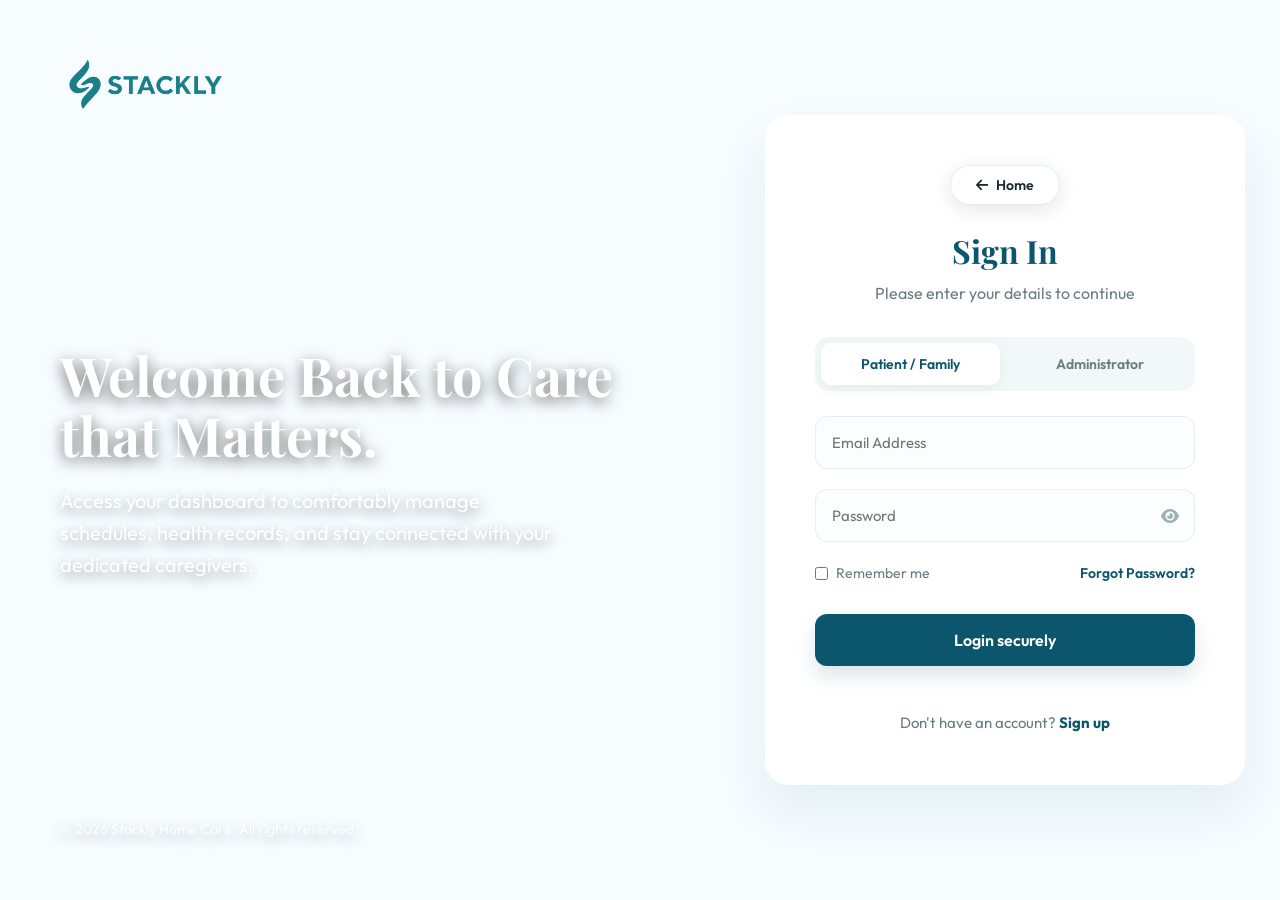
<file: login.html>
<!DOCTYPE html>
<html lang="en">
<head>
  <meta charset="UTF-8">
  <meta name="viewport" content="width=device-width, initial-scale=1.0">
  <title>Login - Stackly</title>
  <link rel="stylesheet" href="css/style.css">
  <link href="https://cdnjs.cloudflare.com/ajax/libs/font-awesome/6.4.0/css/all.min.css" rel="stylesheet">
  <link href="https://unpkg.com/aos@2.3.1/dist/aos.css" rel="stylesheet">
  <style>
    body {
      margin: 0;
      padding: 0;
    }
    .split-layout {
      display: flex;
      min-height: 100vh;
    }
    .split-left {
      flex: 1.2;
      background: url('https://images.unsplash.com/photo-1576765608535-5f04d1e3f289?auto=format&fit=crop&w=1200&q=80') center/cover;
      display: flex;
      flex-direction: column;
      justify-content: space-between;
      padding: 60px;
      color: var(--white);
      text-shadow: 0 4px 15px rgba(0,0,0,0.6);
    }
    .logo-box a {
      display: flex;
      align-items: center;
      gap: 10px;
      color: var(--white);
      font-size: 32px;
      font-weight: 700;
      font-family: var(--font-heading);
    }
    .logo-box i {
      color: var(--accent-color);
    }
    .hero-text h1 {
      color: var(--white);
      font-size: 54px;
      margin-bottom: 20px;
      line-height: 1.1;
    }
    .hero-text p {
      font-size: 20px;
      max-width: 500px;
      opacity: 0.9;
      line-height: 1.6;
    }
    .split-right {
      flex: 1;
      display: flex;
      align-items: center;
      justify-content: center;
      background: var(--bg-light);
      padding: 40px 20px;
      position: relative;
    }
    .auth-box {
      background: var(--white);
      max-width: 480px;
      width: 100%;
      border-radius: 24px;
      padding: 50px;
      box-shadow: 0 25px 50px rgba(11, 86, 109, 0.08);
      text-align: center;
    }
    .auth-form {
      display: flex;
      flex-direction: column;
      gap: 20px;
      margin-top: 30px;
      text-align: left;
    }
    .auth-input-group {
      position: relative;
    }
    .auth-input {
      width: 100%;
      padding: 16px 45px 16px 16px;
      border: 1px solid var(--border-color);
      border-radius: 12px;
      outline: none;
      font-size: 15px;
      font-family: var(--font-body);
      transition: var(--transition);
      background: #fbfdfe;
    }
    .auth-input:focus {
      border-color: var(--primary-color);
      box-shadow: 0 0 15px rgba(11, 86, 109, 0.08);
      background: var(--white);
    }
    .eye-toggle {
      position: absolute;
      right: 16px;
      top: 50%;
      transform: translateY(-50%);
      color: #9cb1b8;
      cursor: pointer;
      transition: var(--transition);
      font-size: 16px;
    }
    .eye-toggle:hover {
      color: var(--primary-color);
    }
    .role-selector {
      display: flex;
      gap: 10px;
      margin-bottom: 5px;
      background: #f2f7f9;
      padding: 6px;
      border-radius: 14px;
    }
    .role-label {
      flex: 1;
      padding: 10px;
      text-align: center;
      border-radius: 10px;
      cursor: pointer;
      transition: var(--transition);
      font-weight: 600;
      color: var(--text-light);
      font-size: 14px;
    }
    .role-selector input[type="radio"] {
      display: none;
    }
    .role-selector input[type="radio"]:checked + .role-label {
      background: var(--white);
      color: var(--primary-color);
      box-shadow: 0 4px 15px rgba(0,0,0,0.05);
    }
    .auth-links {
      display: flex;
      justify-content: space-between;
      align-items: center;
      font-size: 14px;
      color: var(--text-light);
    }
    .auth-links a {
      color: var(--primary-color);
      font-weight: 600;
      transition: var(--transition);
    }
    .auth-links a:hover {
      text-decoration: underline;
    }
    .auth-switch {
      margin-top: 25px;
      font-size: 15px;
      color: var(--text-light);
      text-align: center;
    }
    .auth-switch a {
      color: var(--primary-color);
      font-weight: 700;
      transition: var(--transition);
    }
    .auth-switch a:hover {
      text-decoration: underline;
    }
    .back-btn { display: inline-flex; justify-content: center; align-items: center; gap: 8px; margin: 0 auto 20px auto; color: var(--text-dark); background: var(--white); font-size: 14px; font-weight: 600; padding: 8px 25px; border-radius: 50px; box-shadow: 0 5px 20px rgba(0,0,0,0.1); text-decoration: none; transition: var(--transition); border: 1px solid var(--border-color); position: relative; }
    .back-btn:hover { color: var(--primary-color); transform: translateY(-2px); box-shadow: 0 8px 25px rgba(0,0,0,0.15); }
    @media (max-width: 992px) {
      .split-left { display: none; }
      .split-right { background: linear-gradient(135deg, #f6fcff 0%, #e2eff3 100%); }
    }
    @media (max-width: 768px) {
      .auth-box { padding: 40px 25px; }
      .back-btn { margin: 0 auto 20px auto; }
    }
  </style>
</head>
<body>

  <div class="split-layout">
    <!-- Left Side Cover -->
    <div class="split-left" data-aos="fade-right" data-aos-duration="1000">
      <div class="logo-box"><a href="index.html"><img src="assets/images/logo_0205.webp" alt="Stackly" style="height: 50px;"></a></div>
      <div class="hero-text">
        <h1>Welcome Back to Care that Matters.</h1>
        <p>Access your dashboard to comfortably manage schedules, health records, and stay connected with your dedicated caregivers.</p>
      </div>
      <div>
        <p style="font-size: 14px; opacity: 0.7;">&copy; 2026 Stackly Home Care. All rights reserved.</p>
      </div>
    </div>

    <!-- Right Side Form -->
    <div class="split-right">
      <div class="auth-box" data-aos="zoom-in" data-aos-duration="800" style="position: relative;">
        <a href="index.html" class="back-btn"><i class="fa-solid fa-arrow-left"></i> Home</a>
        <h2 style="font-size: 32px; color: var(--primary-color); margin-bottom: 5px;">Sign In</h2>
        <p style="color: var(--text-light); margin-bottom: 30px;">Please enter your details to continue</p>
        
        <form class="auth-form" onsubmit="handleLogin(event)">
          <!-- Role Selector -->
          <div>
            <div class="role-selector">
              <input type="radio" id="role-user" name="role" value="user" checked>
              <label for="role-user" class="role-label">Patient / Family</label>
              <input type="radio" id="role-admin" name="role" value="admin">
              <label for="role-admin" class="role-label">Administrator</label>
            </div>
          </div>

          <div class="auth-input-group">
            <input type="email" class="auth-input" placeholder="Email Address" required>
          </div>
          
          <div class="auth-input-group">
            <input type="password" class="auth-input" id="login-password" placeholder="Password" required>
            <i class="fa-solid fa-eye eye-toggle" onclick="togglePassword('login-password', this)"></i>
          </div>

          <div class="auth-links">
            <label style="cursor: pointer; display: flex; align-items: center; gap: 8px;">
              <input type="checkbox"> Remember me
            </label>
            <a href="404.html">Forgot Password?</a>
          </div>
          
          <button type="submit" class="btn btn-primary" style="width: 100%; border-radius: 12px; padding: 16px; font-size: 16px; margin-top: 10px; box-shadow: 0 10px 20px rgba(11, 86, 109, 0.15);">Login securely</button>
          
          <div class="auth-switch">
            Don't have an account? <a href="signup.html">Sign up</a>
          </div>
        </form>
      </div>
    </div>
  </div>

  <script src="https://cdnjs.cloudflare.com/ajax/libs/gsap/3.12.2/gsap.min.js"></script>
  <script src="https://unpkg.com/aos@2.3.1/dist/aos.js"></script>
  <script src="js/script.js"></script>
  <script>
    function togglePassword(inputId, icon) {
      const input = document.getElementById(inputId);
      if (input.type === 'password') {
        input.type = 'text';
        icon.classList.remove('fa-eye');
        icon.classList.add('fa-eye-slash');
      } else {
        input.type = 'password';
        icon.classList.remove('fa-eye-slash');
        icon.classList.add('fa-eye');
      }
    }

    function handleLogin(e) {
      e.preventDefault();
      const role = document.querySelector('input[name="role"]:checked').value;
      const emailInput = document.querySelector('input[type="email"]');
      const email = emailInput ? emailInput.value : '';
      const name = email ? email.split('@')[0] : 'User';
      
      localStorage.setItem('auth_email', email);
      localStorage.setItem('auth_role', role);
      localStorage.setItem('auth_name', name);

      if (role === 'admin') {
        window.location.href = 'admin-dashboard.html';
      } else {
        window.location.href = 'user-dashboard.html';
      }
    }
  </script>
</body>
</html>
</file>
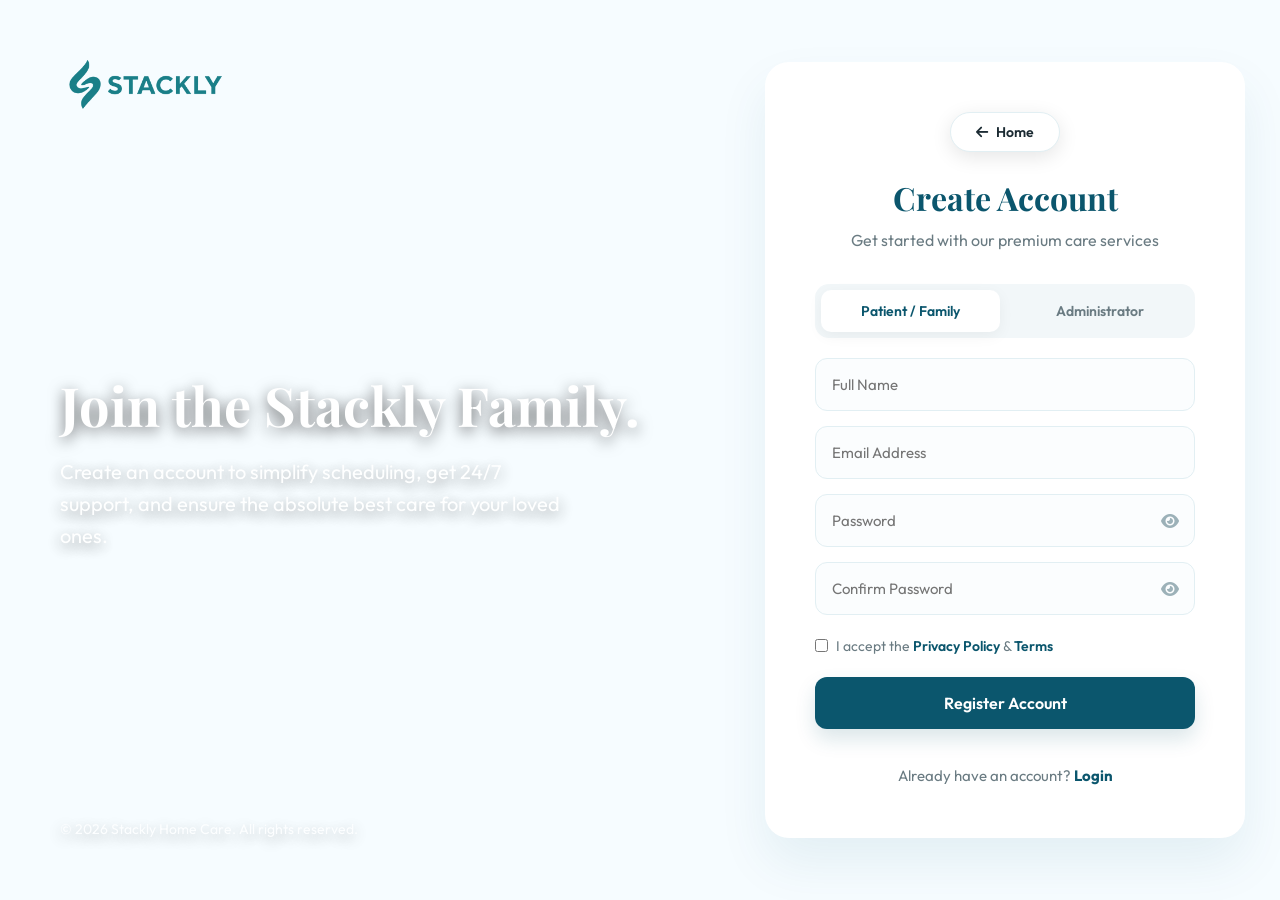
<file: signup.html>
<!DOCTYPE html>
<html lang="en">
<head>
  <meta charset="UTF-8">
  <meta name="viewport" content="width=device-width, initial-scale=1.0">
  <title>Sign Up - Stackly</title>
  <link rel="stylesheet" href="css/style.css">
  <link href="https://cdnjs.cloudflare.com/ajax/libs/font-awesome/6.4.0/css/all.min.css" rel="stylesheet">
  <link href="https://unpkg.com/aos@2.3.1/dist/aos.css" rel="stylesheet">
  <style>
    body {
      margin: 0;
      padding: 0;
      background: var(--bg-light);
    }
    .split-layout {
      display: flex;
      min-height: 100vh;
    }
    .split-left {
      flex: 1.2;
      background: url('https://images.unsplash.com/photo-1576765608535-5f04d1e3f289?auto=format&fit=crop&w=1200&q=80') center/cover;
      display: flex;
      flex-direction: column;
      justify-content: space-between;
      padding: 60px;
      color: var(--white);
      text-shadow: 0 4px 15px rgba(0,0,0,0.6);
    }
    .logo-box a {
      display: flex;
      align-items: center;
      gap: 10px;
      color: var(--white);
      font-size: 32px;
      font-weight: 700;
      font-family: var(--font-heading);
    }
    .logo-box i {
      color: var(--accent-color);
    }
    .hero-text h1 {
      color: var(--white);
      font-size: 54px;
      margin-bottom: 20px;
      line-height: 1.1;
    }
    .hero-text p {
      font-size: 20px;
      max-width: 500px;
      opacity: 0.9;
      line-height: 1.6;
    }
    .split-right {
      flex: 1;
      display: flex;
      align-items: center;
      justify-content: center;
      background: var(--bg-light);
      padding: 40px 20px;
      position: relative;
    }
    .auth-box {
      background: var(--white);
      max-width: 480px;
      width: 100%;
      border-radius: 24px;
      padding: 50px;
      box-shadow: 0 25px 50px rgba(11, 86, 109, 0.08);
      text-align: center;
    }
    .auth-form {
      display: flex;
      flex-direction: column;
      gap: 15px;
      margin-top: 30px;
      text-align: left;
    }
    .auth-input-group {
      position: relative;
    }
    .auth-input {
      width: 100%;
      padding: 16px 45px 16px 16px;
      border: 1px solid var(--border-color);
      border-radius: 12px;
      outline: none;
      font-size: 15px;
      font-family: var(--font-body);
      transition: var(--transition);
      background: #fbfdfe;
    }
    .auth-input:focus {
      border-color: var(--primary-color);
      box-shadow: 0 0 15px rgba(11, 86, 109, 0.08);
      background: var(--white);
    }
    .eye-toggle {
      position: absolute;
      right: 16px;
      top: 50%;
      transform: translateY(-50%);
      color: #9cb1b8;
      cursor: pointer;
      transition: var(--transition);
      font-size: 16px;
    }
    .eye-toggle:hover {
      color: var(--primary-color);
    }
    .role-selector {
      display: flex;
      gap: 10px;
      margin-bottom: 5px;
      background: #f2f7f9;
      padding: 6px;
      border-radius: 14px;
    }
    .role-label {
      flex: 1;
      padding: 10px;
      text-align: center;
      border-radius: 10px;
      cursor: pointer;
      transition: var(--transition);
      font-weight: 600;
      color: var(--text-light);
      font-size: 14px;
    }
    .role-selector input[type="radio"] {
      display: none;
    }
    .role-selector input[type="radio"]:checked + .role-label {
      background: var(--white);
      color: var(--primary-color);
      box-shadow: 0 4px 15px rgba(0,0,0,0.05);
    }
    .auth-links {
      display: flex;
      align-items: center;
      font-size: 14px;
      color: var(--text-light);
      margin-top: 5px;
    }
    .auth-links a {
      color: var(--primary-color);
      font-weight: 600;
      transition: var(--transition);
    }
    .auth-links a:hover {
      text-decoration: underline;
    }
    .auth-switch {
      margin-top: 20px;
      font-size: 15px;
      color: var(--text-light);
      text-align: center;
    }
    .auth-switch a {
      color: var(--primary-color);
      font-weight: 700;
      transition: var(--transition);
    }
    .auth-switch a:hover {
      text-decoration: underline;
    }
    .back-btn { display: inline-flex; justify-content: center; align-items: center; gap: 8px; margin: 0 auto 20px auto; color: var(--text-dark); background: var(--white); font-size: 14px; font-weight: 600; padding: 8px 25px; border-radius: 50px; box-shadow: 0 5px 20px rgba(0,0,0,0.1); text-decoration: none; transition: var(--transition); border: 1px solid var(--border-color); position: relative; }
    .back-btn:hover { color: var(--primary-color); transform: translateY(-2px); box-shadow: 0 8px 25px rgba(0,0,0,0.15); }
    @media (max-width: 992px) {
      .split-left { display: none; }
      .split-right { background: linear-gradient(135deg, #f6fcff 0%, #e2eff3 100%); }
    }
    @media (max-width: 768px) {
      .auth-box { padding: 40px 25px; }
      .back-btn { margin: 0 auto 20px auto; }
    }
  </style>
</head>
<body>

  <div class="split-layout">
    <!-- Left Side Cover -->
    <div class="split-left" data-aos="fade-right" data-aos-duration="1000">
      <div class="logo-box"><a href="index.html"><img src="assets/images/logo_0205.webp" alt="Stackly" style="height: 50px;"></a></div>
      <div class="hero-text">
        <h1>Join the Stackly Family.</h1>
        <p>Create an account to simplify scheduling, get 24/7 support, and ensure the absolute best care for your loved ones.</p>
      </div>
      <div>
        <p style="font-size: 14px; opacity: 0.7;">&copy; 2026 Stackly Home Care. All rights reserved.</p>
      </div>
    </div>

    <!-- Right Side Form -->
    <div class="split-right">
      <div class="auth-box" data-aos="zoom-in" data-aos-duration="800" style="position: relative;">
        <a href="index.html" class="back-btn"><i class="fa-solid fa-arrow-left"></i> Home</a>
        <h2 style="font-size: 32px; color: var(--primary-color); margin-bottom: 5px;">Create Account</h2>
        <p style="color: var(--text-light); margin-bottom: 25px;">Get started with our premium care services</p>
        
        <form class="auth-form" onsubmit="handleSignup(event)">
          <!-- Role Selector -->
          <div>
            <div class="role-selector">
              <input type="radio" id="reg-role-user" name="role" value="user" checked>
              <label for="reg-role-user" class="role-label">Patient / Family</label>
              <input type="radio" id="reg-role-admin" name="role" value="admin">
              <label for="reg-role-admin" class="role-label">Administrator</label>
            </div>
          </div>

          <div class="auth-input-group">
            <input type="text" class="auth-input" placeholder="Full Name" required>
          </div>

          <div class="auth-input-group">
            <input type="email" class="auth-input" placeholder="Email Address" required>
          </div>
          
          <div class="auth-input-group">
            <input type="password" class="auth-input" id="signup-password" placeholder="Password" required>
            <i class="fa-solid fa-eye eye-toggle" onclick="togglePassword('signup-password', this)"></i>
          </div>

          <div class="auth-input-group">
            <input type="password" class="auth-input" id="signup-confirm-password" placeholder="Confirm Password" required>
            <i class="fa-solid fa-eye eye-toggle" onclick="togglePassword('signup-confirm-password', this)"></i>
          </div>

          <div class="auth-links">
            <label style="cursor: pointer; display: flex; align-items: flex-start; gap: 8px;">
              <input type="checkbox" required style="margin-top: 4px;"> 
              <span>I accept the <a href="404.html">Privacy Policy</a> & <a href="404.html">Terms</a></span>
            </label>
          </div>
          
          <button type="submit" class="btn btn-primary" style="width: 100%; border-radius: 12px; padding: 16px; font-size: 16px; margin-top: 5px; box-shadow: 0 10px 20px rgba(11, 86, 109, 0.15);">Register Account</button>
          
          <div class="auth-switch">
            Already have an account? <a href="login.html">Login</a>
          </div>
        </form>
      </div>
    </div>
  </div>

  <script src="https://cdnjs.cloudflare.com/ajax/libs/gsap/3.12.2/gsap.min.js"></script>
  <script src="https://unpkg.com/aos@2.3.1/dist/aos.js"></script>
  <script src="js/script.js"></script>
  <script>
    function togglePassword(inputId, icon) {
      const input = document.getElementById(inputId);
      if (input.type === 'password') {
        input.type = 'text';
        icon.classList.remove('fa-eye');
        icon.classList.add('fa-eye-slash');
      } else {
        input.type = 'password';
        icon.classList.remove('fa-eye-slash');
        icon.classList.add('fa-eye');
      }
    }

    function handleSignup(e) {
      e.preventDefault();
      const role = document.querySelector('input[name="role"]:checked').value;
      const nameInput = document.querySelector('input[type="text"]');
      const emailInput = document.querySelector('input[type="email"]');
      
      const email = emailInput ? emailInput.value : '';
      const name = nameInput && nameInput.value ? nameInput.value : (email ? email.split('@')[0] : 'User');

      localStorage.setItem('auth_email', email);
      localStorage.setItem('auth_role', role);
      localStorage.setItem('auth_name', name);
      window.location.href = 'login.html';
    }
  </script>
</body>
</html>
</file>
<file: css/style.css>
@import url('https://fonts.googleapis.com/css2?family=Outfit:wght@300;400;500;600;700&family=Playfair+Display:wght@400;600;700&display=swap');

:root {
  --primary-color: #0b566d;
  --primary-hover: #1b7e9f;
  --secondary-color: #22333b;
  --accent-color: #fca311;
  --bg-light: #f6fcff;
  --bg-dark: #121f24;
  --text-dark: #1c2b33;
  --text-light: #6a7b82;
  --white: #ffffff;
  --card-bg: #ffffff;
  --border-color: #e2eff3;
  --transition: all 0.3s cubic-bezier(0.25, 0.8, 0.25, 1);
  
  --font-heading: 'Playfair Display', serif;
  --font-body: 'Outfit', sans-serif;
}

* {
  margin: 0;
  padding: 0;
  box-sizing: border-box;
}

html {
  scroll-behavior: smooth;
}

body {
  font-family: var(--font-body);
  color: var(--text-dark);
  background-color: var(--bg-light);
  line-height: 1.6;
  overflow-x: hidden;
}

h1, h2, h3, h4, h5, h6 {
  font-family: var(--font-heading);
  color: var(--primary-color);
  margin-bottom: 15px;
}

a {
  text-decoration: none;
  color: inherit;
  transition: var(--transition);
}

ul {
  list-style: none;
}

img {
  max-width: 100%;
  height: auto;
  display: block;
  object-fit: cover;
  object-position: center top;
}

.container {
  max-width: 1280px;
  margin: 0 auto;
  padding: 0 20px;
}

.btn {
  display: inline-block;
  padding: 12px 28px;
  border-radius: 50px;
  font-weight: 600;
  cursor: pointer;
  transition: var(--transition);
  font-family: var(--font-body);
  border: none;
  font-size: 16px;
}

.btn-primary {
  background-color: var(--primary-color) !important;
  color: var(--white) !important;
}

.hero-content .btn-primary {
  background-color: var(--primary-color) !important;
  color: var(--white) !important;
  opacity: 1 !important;
  visibility: visible !important;
}

.btn-primary:hover {
  background-color: var(--secondary-color);
  transform: translateY(-3px);
  box-shadow: 0 10px 20px rgba(11, 86, 109, 0.2);
}

.btn-outline {
  background-color: transparent;
  color: var(--primary-color);
  border: 2px solid var(--primary-color);
}

.btn-outline:hover {
  background-color: var(--primary-color);
  color: var(--white);
}

/* Header */
header {
  position: fixed;
  top: 0;
  left: 0;
  width: 100%;
  background: rgba(255, 255, 255, 0.95);
  backdrop-filter: blur(10px);
  z-index: 1000;
  box-shadow: 0 2px 15px rgba(0,0,0,0.05);
  padding: 15px 0;
  transition: var(--transition);
}

header.scrolled {
  padding: 10px 0;
  background: rgba(255, 255, 255, 0.98);
}

.navbar {
  display: flex;
  justify-content: space-between;
  align-items: center;
}

.logo {
  font-family: var(--font-heading);
  font-size: 28px;
  font-weight: 700;
  color: var(--primary-color);
  display: flex;
  align-items: center;
  gap: 10px;
}

.logo i {
  color: var(--accent-color);
}

.nav-links {
  display: flex;
  gap: 30px;
  align-items: center;
}

.nav-links a {
  font-weight: 500;
  color: var(--text-dark);
  font-size: 16px;
  position: relative;
}

.nav-links a::after {
  content: '';
  position: absolute;
  width: 0;
  height: 2px;
  bottom: -4px;
  left: 0;
  background-color: var(--primary-color);
  transition: var(--transition);
}

.nav-links a:hover::after, .nav-links a.active::after {
  width: 100%;
}

.nav-links a:hover, .nav-links a.active {
  color: var(--primary-color);
}

.header-actions {
  display: flex;
  align-items: center;
  gap: 15px;
}

.mobile-menu-btn {
  display: none;
  font-size: 24px;
  color: var(--primary-color);
  cursor: pointer;
}

/* Sections */
section {
  padding: 100px 0;
}

/* Interior Pages Hero Banners */
.page-banner {
  padding: 220px 0 140px;
  display: flex;
  align-items: center;
  justify-content: center;
  text-align: center;
}
.page-banner h1 {
  font-size: 54px;
  margin-bottom: 10px;
}

.section-title {
  text-align: center;
  margin-bottom: 50px;
}

.section-title h2 {
  font-size: 40px;
}

.section-title p {
  color: var(--text-light);
  max-width: 600px;
  margin: 0 auto;
}

/* Hero Section */
.hero {
  padding: 150px 0 80px;
  background: linear-gradient(135deg, #f6fcff 0%, #e2eff3 100%);
  min-height: 100vh;
  display: flex;
  align-items: center;
  overflow: hidden;
  position: relative;
}

.hero .swiper-slide {
  display: flex;
  align-items: center;
  justify-content: space-between;
}

.hero-content {
  flex: 1;
  max-width: 600px;
  z-index: 2;
}

.hero-content h1 {
  font-size: 64px;
  line-height: 1.1;
  margin-bottom: 20px;
}

.hero-content h1 span {
  color: var(--secondary-color);
}

.hero-content p {
  font-size: 18px;
  color: var(--text-light);
  margin-bottom: 30px;
}

.hero-image-wrapper {
  flex: 1;
  position: relative;
  z-index: 1;
}

.hero-image-wrapper img {
  width: 100%;
  height: auto;
  max-width: 100%;
  object-fit: contain;
  border-radius: 20px;
  box-shadow: 0 30px 60px rgba(11, 86, 109, 0.15);
  transform-style: preserve-3d;
  transition: transform 0.1s;
}

.hero-shape {
  position: absolute;
  background: var(--primary-color);
  border-radius: 50%;
  opacity: 0.05;
  z-index: 0;
}

/* Bento Grid */
.bento-grid {
  display: grid;
  grid-template-columns: repeat(4, 1fr);
  grid-template-rows: repeat(2, 300px);
  gap: 20px;
}

.bento-item {
  background: var(--white);
  border-radius: 20px;
  padding: 30px;
  box-shadow: 0 10px 30px rgba(0,0,0,0.03);
  position: relative;
  overflow: hidden;
  transition: var(--transition);
  display: flex;
  flex-direction: column;
  justify-content: space-between;
}

.bento-item:hover {
  transform: translateY(-10px);
  box-shadow: 0 20px 40px rgba(11, 86, 109, 0.1);
}

.bento-item.large {
  grid-column: span 2;
  grid-row: span 2;
  background-color: var(--primary-color);
  color: var(--white);
}

.bento-item.large h3 {
  color: var(--white);
  font-size: 32px;
}

.bento-item.large p {
  color: rgba(255,255,255,0.8);
}

.bento-icon {
  width: 60px;
  height: 60px;
  background: var(--border-color);
  border-radius: 15px;
  display: flex;
  align-items: center;
  justify-content: center;
  font-size: 24px;
  color: var(--primary-color);
  margin-bottom: 20px;
}

.bento-item.large .bento-icon {
  background: rgba(255,255,255,0.2);
  color: var(--white);
}

.bento-item h3 {
  font-size: 22px;
  margin-bottom: 10px;
}

/* 3D Hover effect classes */
.hover-3d {
  transform-style: preserve-3d;
  will-change: transform;
}

/* Scrolling animations */
.scroll-reveal {
  opacity: 0;
  transform: translateY(50px);
  transition: var(--transition);
}
.scroll-reveal.visible {
  opacity: 1;
  transform: translateY(0);
}

/* About Section */
.about-grid {
  display: grid;
  grid-template-columns: 1fr 1fr;
  gap: 60px;
  align-items: center;
}
.about-img {
  position: relative;
  border-radius: 20px;
  overflow: hidden;
}
.about-img img {
  width: 100%;
  height: 100%;
  max-height: 550px;
  object-fit: cover;
  border-radius: 20px;
  transition: transform 0.5s;
}
.about-img:hover img {
  transform: scale(1.05);
}
.about-text h2 {
  font-size: 42px;
  margin-bottom: 20px;
}

/* Stat Counter */
.stats-section {
  background: var(--primary-color);
  color: var(--white);
  padding: 60px 0;
}
.stats-grid {
  display: grid;
  grid-template-columns: repeat(4, 1fr);
  gap: 30px;
  text-align: center;
}
.stat-item h3 {
  color: var(--white);
  font-size: 48px;
  margin-bottom: 10px;
}

/* Team Grid */
.team-grid {
  display: grid;
  grid-template-columns: repeat(4, 1fr);
  gap: 30px;
}
.team-card {
  background: var(--white);
  border-radius: 20px;
  overflow: hidden;
  box-shadow: 0 10px 30px rgba(0,0,0,0.05);
  text-align: center;
  transition: var(--transition);
}
.team-card img {
  width: 100%;
  height: 300px;
  object-fit: cover;
}
.team-info {
  padding: 20px;
}
.team-card:hover {
  transform: translateY(-10px);
}

/* Testimonials */
.testimonial-bg {
  background: #e2eff3;
}
.testimonial-card {
  background: var(--white);
  padding: 40px;
  border-radius: 20px;
  margin: 10px;
}
.testi-user {
  display: flex;
  align-items: center;
  gap: 15px;
  margin-top: 20px;
}
.testi-user img {
  width: 60px;
  height: 60px;
  border-radius: 50%;
  object-fit: cover;
}

/* Common Page Banner */
.page-banner {
  padding: 180px 0 100px;
  background: url('https://picsum.photos/seed/healthcare4/1200/800.webp') center/cover;
  color: var(--white);
  text-align: center;
  text-shadow: 0 4px 15px rgba(0,0,0,0.6);
}
.page-banner h1 {
  color: var(--white);
  font-size: 56px;
}

/* Footer */
footer {
  background: var(--bg-dark);
  color: #a0b0b5;
  padding: 80px 0 20px;
}
.footer-grid {
  display: grid;
  grid-template-columns: 2fr 1fr 1fr 2fr;
  gap: 40px;
  margin-bottom: 50px;
}
.footer-col h3 {
  color: var(--white);
  margin-bottom: 25px;
  font-family: var(--font-body);
}
.footer-logo {
  color: var(--white);
  font-size: 28px;
  margin-bottom: 20px;
  display: flex;
  align-items: center;
  gap: 10px;
}
.footer-col ul li {
  margin-bottom: 12px;
}
.footer-col ul li a:hover {
  color: var(--accent-color);
}
.footer-bottom {
  text-align: center;
  padding-top: 20px;
  border-top: 1px solid rgba(255,255,255,0.1);
}

/* Responsive */
@media (max-width: 991px) {
  .nav-links, .header-actions {
    display: none;
  }
  .mobile-menu-btn {
    display: block;
  }
  .hero-slide {
    flex-direction: column;
    text-align: center;
    padding-top: 50px;
  }
  .hero-content h1 {
    font-size: 42px;
  }
  .bento-grid {
    grid-template-columns: 1fr 1fr;
  }
  .stats-grid {
    grid-template-columns: 1fr 1fr;
  }
  .about-grid {
    grid-template-columns: 1fr;
  }
  .team-grid {
    grid-template-columns: 1fr 1fr;
  }
}

@media (max-width: 768px) {
  .bento-grid {
    grid-template-columns: 1fr;
    grid-template-rows: auto;
  }
  .bento-item.large {
    grid-column: span 1;
    grid-row: span 1;
  }
  .footer-grid {
    grid-template-columns: 1fr;
  }
}

 / *   C u s t o m   C u r s o r   * / 
 . c u s t o m - c u r s o r   { 
     p o s i t i o n :   f i x e d ; 
     t o p :   0 ; 
     l e f t :   0 ; 
     w i d t h :   2 0 p x ; 
     h e i g h t :   2 0 p x ; 
     b o r d e r - r a d i u s :   5 0 % ; 
     b o r d e r :   2 p x   s o l i d   v a r ( - - a c c e n t - c o l o r ) ; 
     p o i n t e r - e v e n t s :   n o n e ; 
     z - i n d e x :   9 9 9 9 ; 
     t r a n s f o r m :   t r a n s l a t e ( - 5 0 % ,   - 5 0 % ) ; 
     t r a n s i t i o n :   w i d t h   0 . 3 s ,   h e i g h t   0 . 3 s ,   b a c k g r o u n d - c o l o r   0 . 3 s ; 
 } 
 . c u s t o m - c u r s o r . a c t i v e   { 
     w i d t h :   5 0 p x ; 
     h e i g h t :   5 0 p x ; 
     b a c k g r o u n d - c o l o r :   r g b a ( 2 5 2 ,   1 6 3 ,   1 7 ,   0 . 2 ) ; 
     b o r d e r :   n o n e ; 
 } 
 
 / *   B u t t o n   R i p p l e   &   R e s e t   * / 
 . b t n   { 
     p o s i t i o n :   r e l a t i v e ; 
     o v e r f l o w :   h i d d e n ; 
 } 
 . r i p p l e   { 
     p o s i t i o n :   a b s o l u t e ; 
     b o r d e r - r a d i u s :   5 0 % ; 
     b a c k g r o u n d :   r g b a ( 2 5 5 ,   2 5 5 ,   2 5 5 ,   0 . 4 ) ; 
     t r a n s f o r m :   s c a l e ( 0 ) ; 
     a n i m a t i o n :   r i p p l e - a n i m   0 . 6 s   l i n e a r ; 
     p o i n t e r - e v e n t s :   n o n e ; 
 } 
 @ k e y f r a m e s   r i p p l e - a n i m   { 
     t o   {   t r a n s f o r m :   s c a l e ( 4 ) ;   o p a c i t y :   0 ;   } 
 } 
 
 / *   F l o a t i n g   B l o b s   * / 
 . b l o b   { 
     p o s i t i o n :   a b s o l u t e ; 
     b o r d e r - r a d i u s :   5 0 % ; 
     f i l t e r :   b l u r ( 6 0 p x ) ; 
     z - i n d e x :   0 ; 
     o p a c i t y :   0 . 3 ; 
     p o i n t e r - e v e n t s :   n o n e ; 
 } 
 . b l o b - 1   {   b a c k g r o u n d :   v a r ( - - a c c e n t - c o l o r ) ;   w i d t h :   3 0 0 p x ;   h e i g h t :   3 0 0 p x ;   t o p :   1 0 % ;   l e f t :   - 5 0 p x ;   } 
 . b l o b - 2   {   b a c k g r o u n d :   v a r ( - - p r i m a r y - c o l o r ) ;   w i d t h :   4 0 0 p x ;   h e i g h t :   4 0 0 p x ;   b o t t o m :   1 0 % ;   r i g h t :   - 1 0 0 p x ;   } 
  
 
/* Global Card Border Styling */
.hover-3d,
.testimonial-card,
[class*="-card"], 
.bento-item,
[style*="box-shadow"]:not(.btn) {
  border: 1px solid var(--border-color) !important;
}

/* Mobile Navigation Media Query */
@media (max-width: 991px) {
  .nav-links {
    position: fixed;
    top: 80px;
    left: -100%;
    width: 100%;
    height: calc(100vh - 80px);
    background: var(--white);
    flex-direction: column !important;
    align-items: center;
    justify-content: center;
    gap: 30px;
    box-shadow: 0 10px 30px rgba(0,0,0,0.1);
    transition: left 0.4s ease;
    z-index: 1000;
  }
  .nav-links.active {
    left: 0;
  }
  .mobile-menu-btn {
    display: block !important;
  }
  .header-actions .btn {
    display: none;
  }
  
  .footer-grid {
    grid-template-columns: 1fr !important;
  }
}

/* === STRICT MULTI-DEVICE RESPONSIVENESS === */

/* ULTRA WIDE SCREENS (1920px) */
@media (min-width: 1920px) {
  .container { max-width: 1600px; }
  .hero-content h1 { font-size: 84px; }
  section { padding: 120px 0; }
}

/* LARGE DESKTOPS (1440px) */
@media (min-width: 1440px) and (max-width: 1919px) {
  .container { max-width: 1360px; }
}

/* SMALL DESKTOPS / WIDE TABLETS (1080px) */
@media (max-width: 1080px) {
  .hero-content h1 { font-size: 54px; }
  .section-title h2 { font-size: 36px; }
  .bento-grid { gap: 15px; }
}

/* TABLET LANDSCAPE (1024px) */
@media (max-width: 1024px) {
  .about-grid { grid-template-columns: 1fr 1fr; }
  .hero { min-height: 80vh; }
  .bento-item.large { grid-column: span 1; grid-row: span 1; }
  .bento-grid { grid-template-columns: repeat(2, 1fr); }
}

/* TABLET PORTRAIT (768px) */
@media (max-width: 768px) {
  section { padding: 70px 0; }
  .hero .swiper-slide { flex-direction: column-reverse; text-align: center; padding-top: 50px; }
  .hero-image-wrapper { margin-bottom: 40px; }
  .hero-content p { margin: 0 auto 30px; }
  .about-grid, .footer-grid { grid-template-columns: 1fr !important; gap: 40px; }
  .bento-grid { grid-template-columns: 1fr; }
  .stats-grid { grid-template-columns: 1fr 1fr; }
  .section-title h2 { font-size: 32px; }
  .custom-cursor { display: none !important; }
}

/* MOBILE DEVICES (414px / 390px / 375px) */
@media (max-width: 414px) {
  .container { padding: 0 15px; }
  section { padding: 50px 0; }
  
  .hero-content h1 { font-size: 38px !important; }
  .section-title h2 { font-size: 28px !important; }
  p { font-size: 15px !important; line-height: 1.6; }
  
  /* Squeeze padded cards */
  [style*="padding: 40px"], [style*="padding: 50px"] { padding: 25px !important; }
  
  .stats-grid { grid-template-columns: 1fr; gap: 25px; }
  
  .process-wrapper { flex-direction: column !important; align-items: center !important; }
  .process-line { display: none !important; }
  
  /* Fallback responsive forcing for manual grids */
  [style*="grid-template-columns"] {
    grid-template-columns: 1fr !important;
  }
}

body { overflow-x: hidden; width: 100%; }

@media (max-width: 991px) {
  .mobile-menu-btn {
    display: block !important;
    position: absolute;
    right: 20px;
    top: 50%;
    transform: translateY(-50%);
    z-index: 1050;
    font-size: 28px !important;
  }
}
@media (min-width: 992px) {
  .mobile-menu-btn { display: none !important; }
}

/* Fix Hero Overflow Container */
.hero-content {
  width: 100%;
  max-width: 100%;
  box-sizing: border-box;
}

/* FORCE MOBILE MENU VISIBILITY PATCH */
@media (max-width: 991px) {
  .nav-links {
    position: fixed !important;
    top: 70px !important;
    left: -100% !important;
    width: 100vw !important;
    height: calc(100vh - 70px) !important;
    background: var(--white) !important;
    display: flex !important;
    flex-direction: column !important;
    align-items: center !important;
    justify-content: center !important;
    z-index: 9999 !important;
    transition: left 0.3s ease-in-out !important;
    visibility: visible !important;
    opacity: 1 !important;
  }

  .nav-links.active {
    left: 0 !important;
  }
  
  .nav-links a {
    font-size: 24px !important;
    margin-bottom: 20px !important;
    color: var(--primary-color) !important;
  }
}

/* FORCE SCROLL LOCK */
body.no-scroll {
  overflow: hidden !important;
  height: calc(100vh - 70px) !important;
  touch-action: none !important;
}

/* SHOW LOGIN BUTTON ON MOBILE MENU ALWAYS */
.mobile-login-btn {
  display: none;
}
@media (max-width: 991px) {
  .mobile-login-btn {
    display: block !important;
    width: 60%;
    margin-top: 20px;
    text-align: center;
  }
}



/* ==========================================================================
   GLOBAL ALIGNMENT, OVERLAP & OVERFLOW SAFETY ENGINE 
   ========================================================================== */

/* 1. Absolute Horizontal Lockdown */
body {
  /* We prevent the canvas from literally scaling wider than the window context */
  max-width: 100vw !important;
  overflow-x: hidden !important;
  /* Ensure seamless vertical flow without overlapping fixed elements prematurely */
  scroll-padding-top: 100px;
}
html {
  scroll-padding-top: 100px;
}

/* 2. Media Confinement */
img, picture, video, iframe, figure {
  max-width: 100% !important;
  /* Fixes weird 3px phantom ghost padding globally below inline images */
  display: block;
}

/* 3. Text Break / Wrap Protection */
p, h1, h2, h3, h4, span, a, div {
  /* If a word is impossibly long on a 300px phone screen, physically snap it */
  overflow-wrap: break-word;
  word-wrap: break-word;
  box-sizing: border-box;
}

/* 4. Flex/Grid Boundary Strictness */
section, .hero-content, .auth-box {
  max-width: 100%;
  box-sizing: border-box;
}

/* 5. Clean overlapping fixed elements */
header {
  max-width: 100vw;
  box-sizing: border-box;
}

/* 6. Emergency Grid Cleanup for Narrow Mobile Viewports */
@media (max-width: 575px) {
  /* Crush all primary structural elements gracefully into a single block flow */
  .footer-grid, 
  .about-grid, 
  .bento-grid, 
  .stats-grid,
  .hero .swiper-slide {
    grid-template-columns: 1fr !important;
    display: flex !important;
    flex-direction: column !important;
    max-width: 100% !important;
  }
  
  /* Reset large inline paddings to prevent internal bleeding */
  [style*="padding: 40px"], 
  [style*="padding: 50px"],
  [style*="padding: 60px"] {
    padding: 20px !important;
  }

  /* Make sure titles fit exactly */
  h1 { font-size: 32px !important; line-height: 1.2 !important; }
  h2 { font-size: 26px !important; line-height: 1.3 !important; }
  
  /* Fix margin bleeding */
  .container {
    padding-left: 15px !important;
    padding-right: 15px !important;
    overflow: hidden;
  }
}

/* Fix Login / Signup page overlapping if screen is too short */
.split-left, .split-right {
  min-height: auto !important;
}
.split-layout {
  height: auto !important;
  min-height: 100vh !important;
}
</file>
